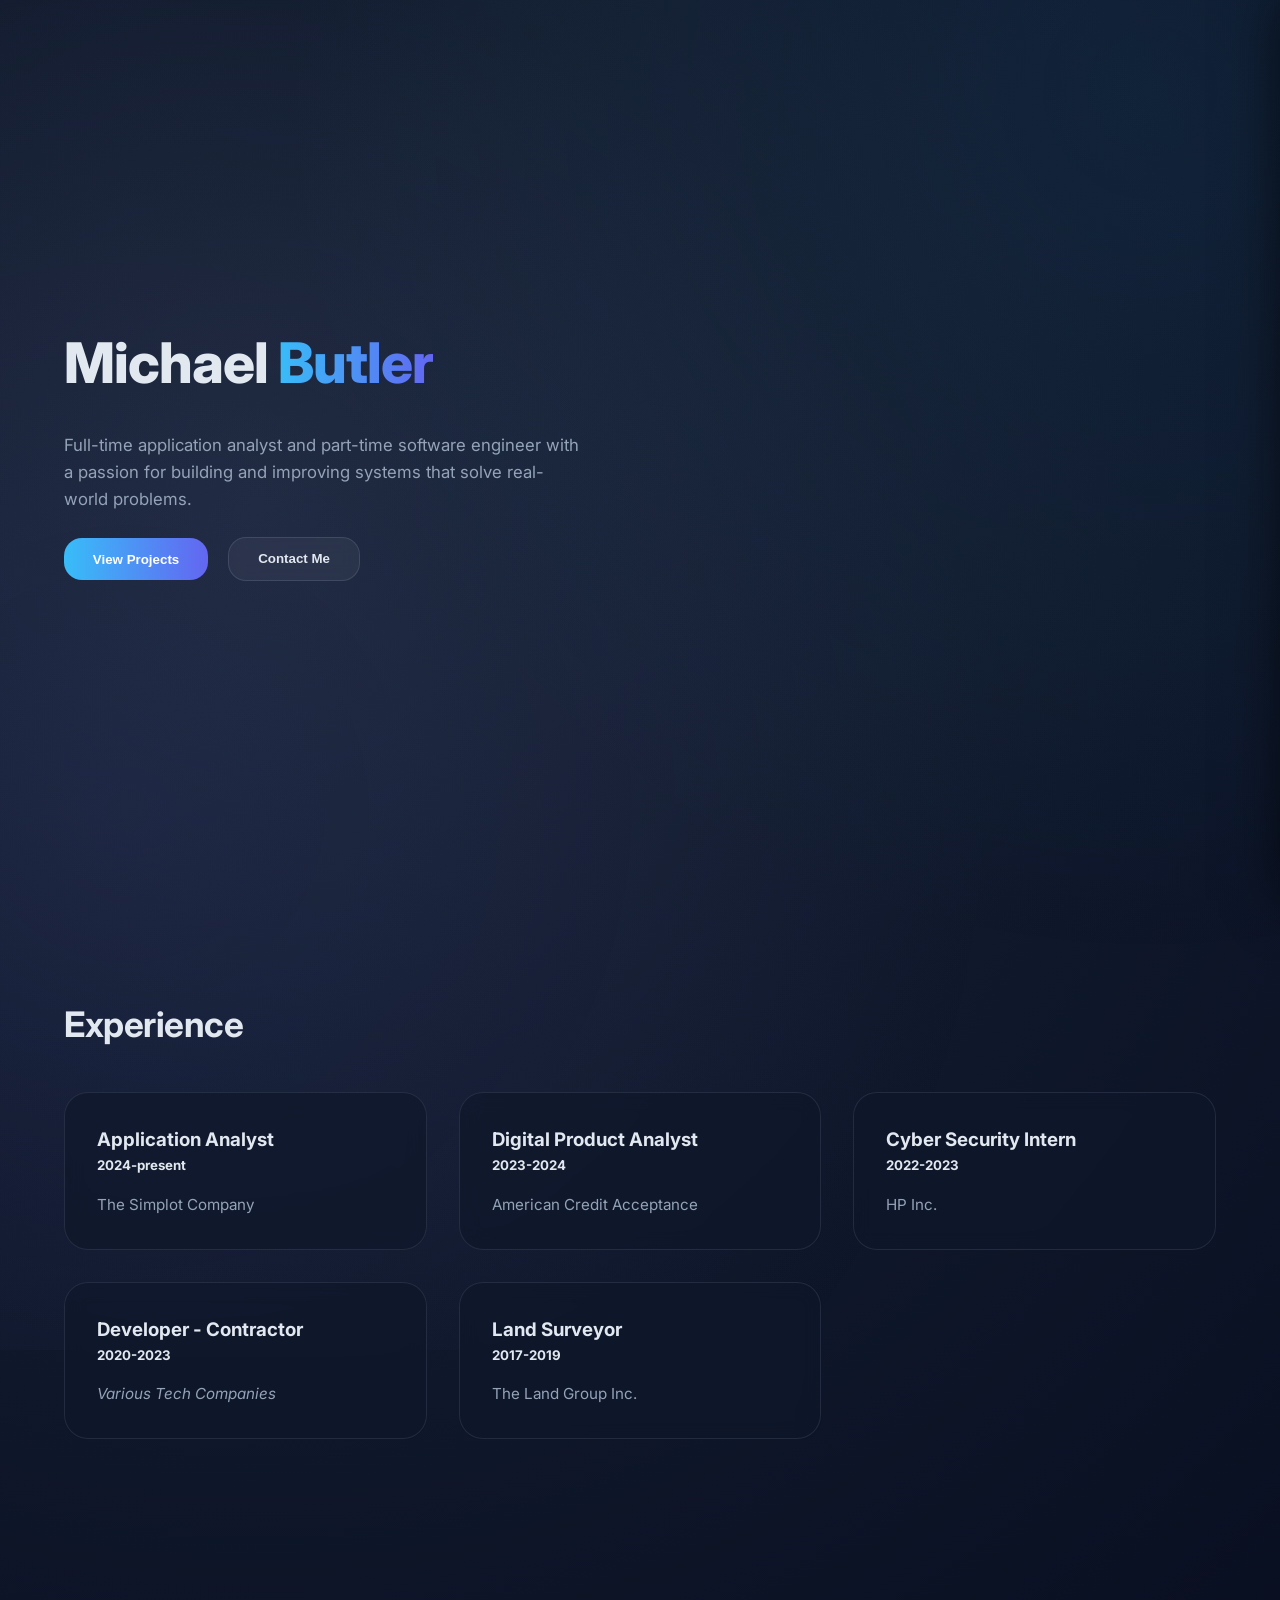
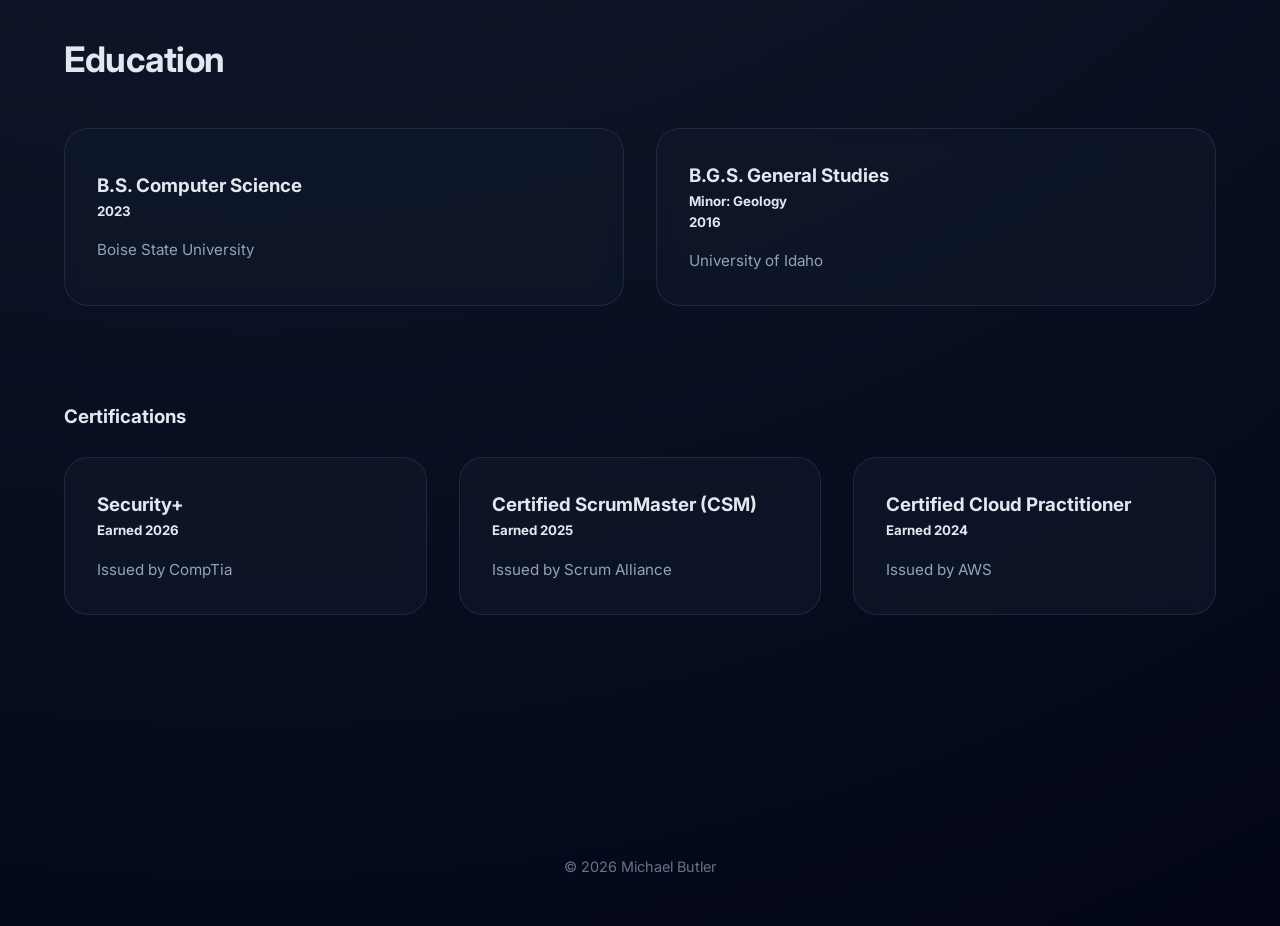
<file: index.html>
<!DOCTYPE html>
<html lang="en">
<head>
  <meta charset="UTF-8">
  <meta name="viewport" content="width=device-width, initial-scale=1.0">
  <title>Michael Butler | Personal Website</title>
  <link rel="icon" href="/images/MB-logo.jpg">
  <link rel="stylesheet" href="css/style.css">
  <link href="https://fonts.googleapis.com/css2?family=Inter:wght@400;600;800&display=swap" rel="stylesheet">
</head>
<body>  
  <div class="shooting-stars"></div>

  <div class="container">
    <header>
      <div class="hero-text">
        <h1>Michael <span class="gradient-text">Butler</span></h1>
        <p>
          Full-time application analyst and part-time software engineer 
          with a passion for building and improving systems that solve real-world problems. 
        </p>
        <button class="btn btn-primary" id="projectsButton">View Projects</button>
        <button class="btn btn-outline" id="openContact">Contact Me</button>    
      </div>
    </header>

    <section>
      <h2>Experience</h2>
      <div class="grid projects-grid">
        <div class="card">
          <h3>Application Analyst</h3>
          <h5>2024-present</h5>
          <p>The Simplot Company</p>
        </div>
        <div class="card">
          <h3>Digital Product Analyst</h3>
          <h5>2023-2024</h5>
          <p>American Credit Acceptance</p>
        </div>
        <div class="card">
          <h3>Cyber Security Intern</h3>
          <h5>2022-2023</h5>
          <p>HP Inc.</p>
        </div>
        <div class="card">
          <h3>Developer - Contractor</h3>
          <h5>2020-2023</h5>
          <p><i>Various Tech Companies</i></p>
        </div>
        <div class="card">
          <h3>Land Surveyor</h3>
          <h5>2017-2019</h5>
          <p>The Land Group Inc.</p>
        </div>
      </div>
    </section>

    <section>
      <h2>Education</h2>
        <div class="grid projects-grid">
          <div class="card education-card">
            <div class="education-text">
              <h3>B.S. Computer Science</h3>
              <h5>2023</h5>
              <p>Boise State University</p>
            </div>
            <div class="education-logo">
              <img style="filter: invert(100%);" src="/images/Boise_State_University_seal.svg" alt="Boise State Logo">
            </div>
          </div>
          <div class="card education-card">
            <div class="education-text">
              <h3>B.G.S. General Studies</h3>
              <h5>Minor: Geology</h5>
              <h5>2016</h5>
              <p>University of Idaho</p>
            </div>
            <div class="education-logo">
              <img src="/images/University_of_Idaho_seal.svg" alt="U of I Logo">
            </div>
          </div>
        </div>

        <section>
          <h3 style="margin-bottom: 25px;">Certifications</h3>
          <div class="grid projects-grid">
            <a href="https://www.credly.com/badges/3911274b-c986-4ed2-9754-67b5641f57c7" target="_blank">
            <div class="card">
              <h3>Security+</h3>
              <h5>Earned 2026</h5>
              <p>
                Issued by CompTia
              </p>
            </div>
            </a> 
            <a href="https://bcert.me/bc/html/show-badge.html?b=wsfjjyfy" target="_blank">
              <div class="card">
                <h3>Certified ScrumMaster (CSM)</h3>
                <h5>Earned 2025</h5>
                <p>Issued by Scrum Alliance</p>
              </div>
            </a>
            <a href="https://www.credly.com/badges/ff709f8a-a36c-4148-886c-d243186bcbad" target="_blank">
              <div class="card">
                <h3>Certified Cloud Practitioner</h3>
                <h5>Earned 2024</h5>
                <p>Issued by AWS</p>
              </div>
            </a>
          </div>
        </section>
      </section>

      <footer>
        © <span id="year"></span> Michael Butler
      </footer>
  </div>

  <!-- Overlay -->
  <div class="contact-overlay" id="contactOverlay"></div>

  <!-- Slide Panel -->
  <div class="contact-panel" id="contactPanel">
    <div class="contact-header">
      <h3>Contact Me</h3>
      <button id="closeContact">&times;</button>
    </div>
    <div class="contact-body">
      <a href="mailto:butler.m.w@outlook.com" class="contact-link">
        📧 Email
      </a>
      <a href="https://www.linkedin.com/in/butlermw/" target="_blank" class="contact-link">
        🔗 LinkedIn
      </a>
      <a href="https://github.com/ButlerMW" target="_blank" class="contact-link">
        💻 GitHub
      </a>
    </div>
  </div>
  
  <script src="js/index.js"></script>
  <!-- <script src="js/transitions.js"></script> -->
</body>
</html>
</file>
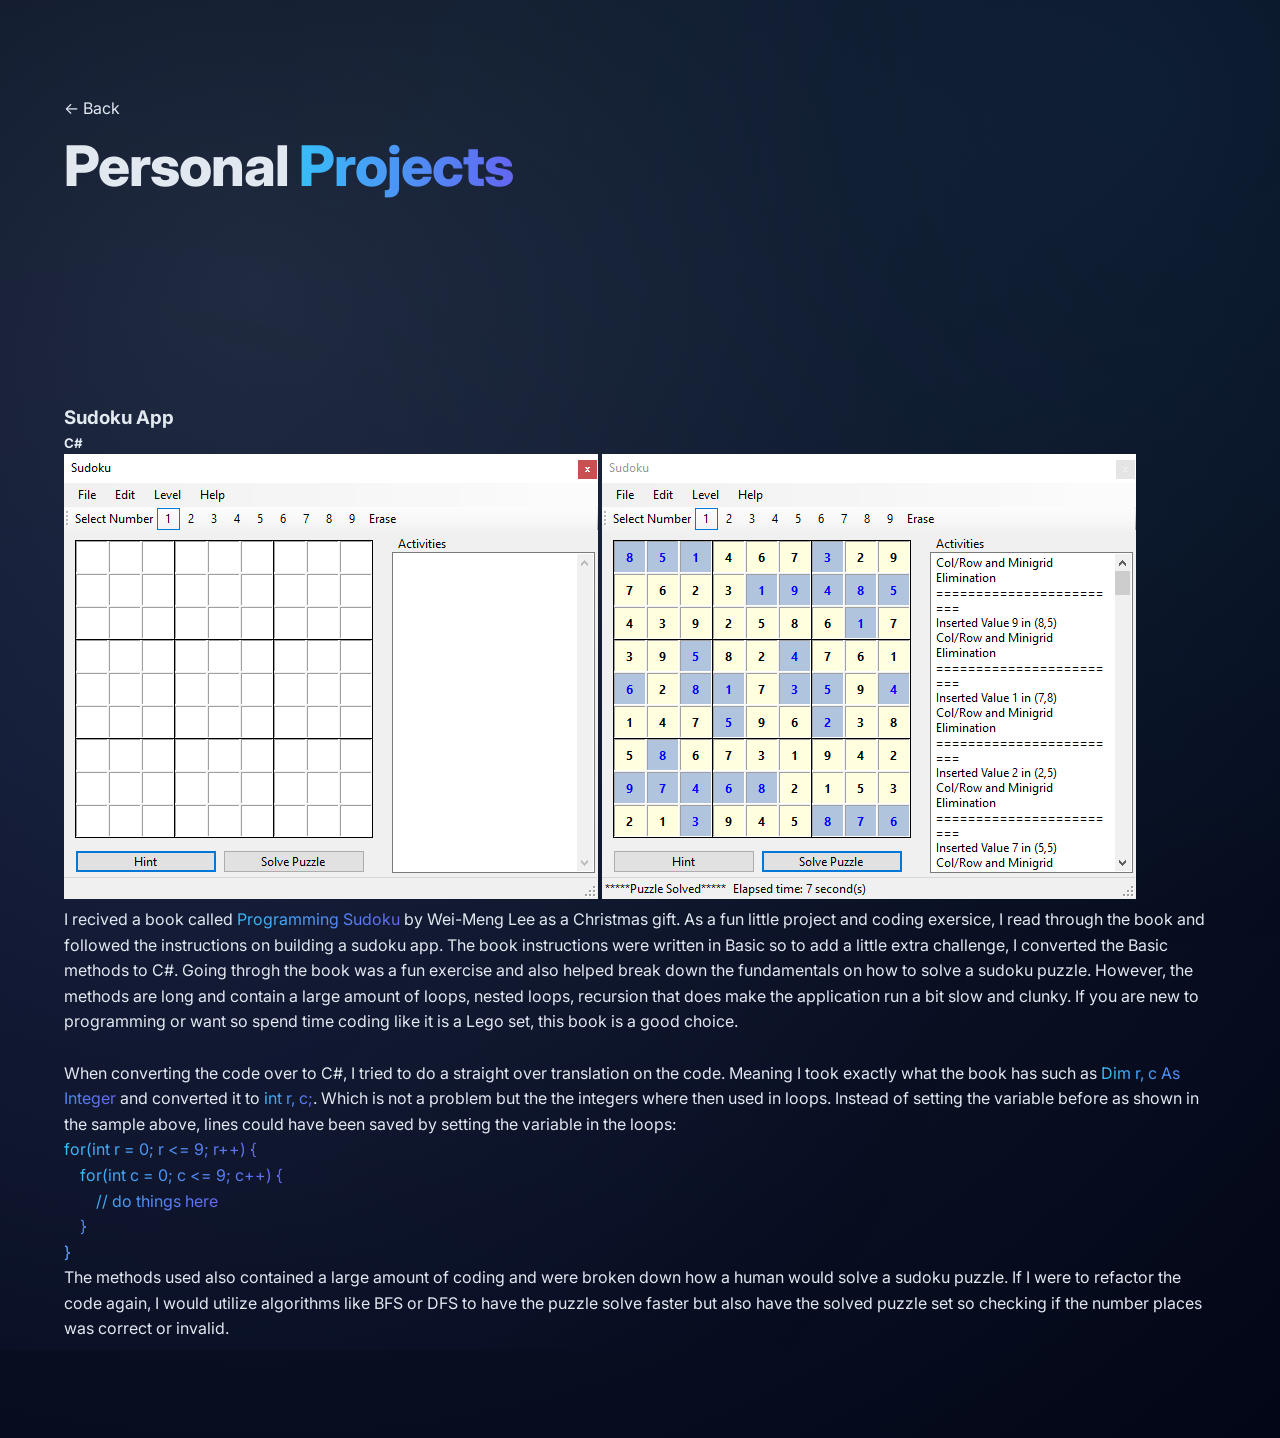
<file: projects.html>
<!DOCTYPE html>
<html lang="en">
<head>
  <meta charset="UTF-8">
  <meta name="viewport" content="width=device-width, initial-scale=1.0">
  <title>Projects | Michael Butler</title>
  <link rel="icon" href="/images/MB-logo.jpg">
  <link rel="stylesheet" href="css/style.css">
  <link href="https://fonts.googleapis.com/css2?family=Inter:wght@400;600;800&display=swap" rel="stylesheet">
</head>

<body>
  <div class="container">
    <section>
      <a href="index.html">← Back</a>
      <h1>
        Personal <span class="gradient-text">Projects</span>
      </h1>

      <!-- <p class="projects-intro">
        A collection of projects, thoughts, and more.
      </p> -->
    </section>

    <section>
      <!-- <div class="grid projects-grid"> -->

          <div>
              <h3>Sudoku App</h3>
              <h5>C#</h5>
              <img src="images/sudoku.PNG" alt="/images/sudoku.PNG">
              <img src="images/sudoku_solved.PNG" alt="images/sudoku_solved.PNG">
              <p>
                I recived a book called
                <span class="gradient-text">Programming Sudoku</span>
                by Wei-Meng Lee as a Christmas gift. As a fun little project and 
                coding exersice, I read through the book and followed the instructions on 
                building a sudoku app. The book instructions were 
                written in Basic so to add a little extra challenge, I 
                converted the Basic methods to C#. Going throgh the book
                was a fun exercise and also helped break down the fundamentals
                on how to solve a sudoku puzzle. However, the methods are long
                and contain a large amount of loops, nested loops, recursion 
                that does make the application run a bit slow and clunky. 
                If you are new to programming or want so spend time coding like 
                it is a Lego set, this book is a good choice.
              </p>
              <br/>
              <p>
                When converting the code over to C#, I tried to do a straight over
                translation on the code. Meaning I took exactly what the book has such as 
                <span class="gradient-text">Dim r, c As Integer</span> and converted it to
                <span class="gradient-text">int r, c;</span>. Which is not a problem but the
                the integers where then used in loops. Instead of setting the variable before 
                as shown in the sample above, lines could have been saved by setting the variable
                in the loops:
              </p>
              
              <p>
                <span class="gradient-text">for(int r = 0; r <= 9; r++) {</span><br/>
                <span class="gradient-text">&emsp;for(int c = 0; c <= 9; c++) {</span><br/>
                <span class="gradient-text">&emsp;&emsp;// do things here</span><br/>
                <span class="gradient-text">&emsp;}<span><br/>
                <span class="gradient-text">}</span><br/>
              </p>

              <p>
                The methods used also contained a large amount of coding and were broken down how a 
                human would solve a sudoku puzzle. If I were to refactor the code again, I would utilize
                algorithms like BFS or DFS to have the puzzle solve faster but also have the solved puzzle 
                set so checking if the number places was correct or invalid. 
              </p>
            </div>
    </section>

  </div>

</body>
</html>
</file>
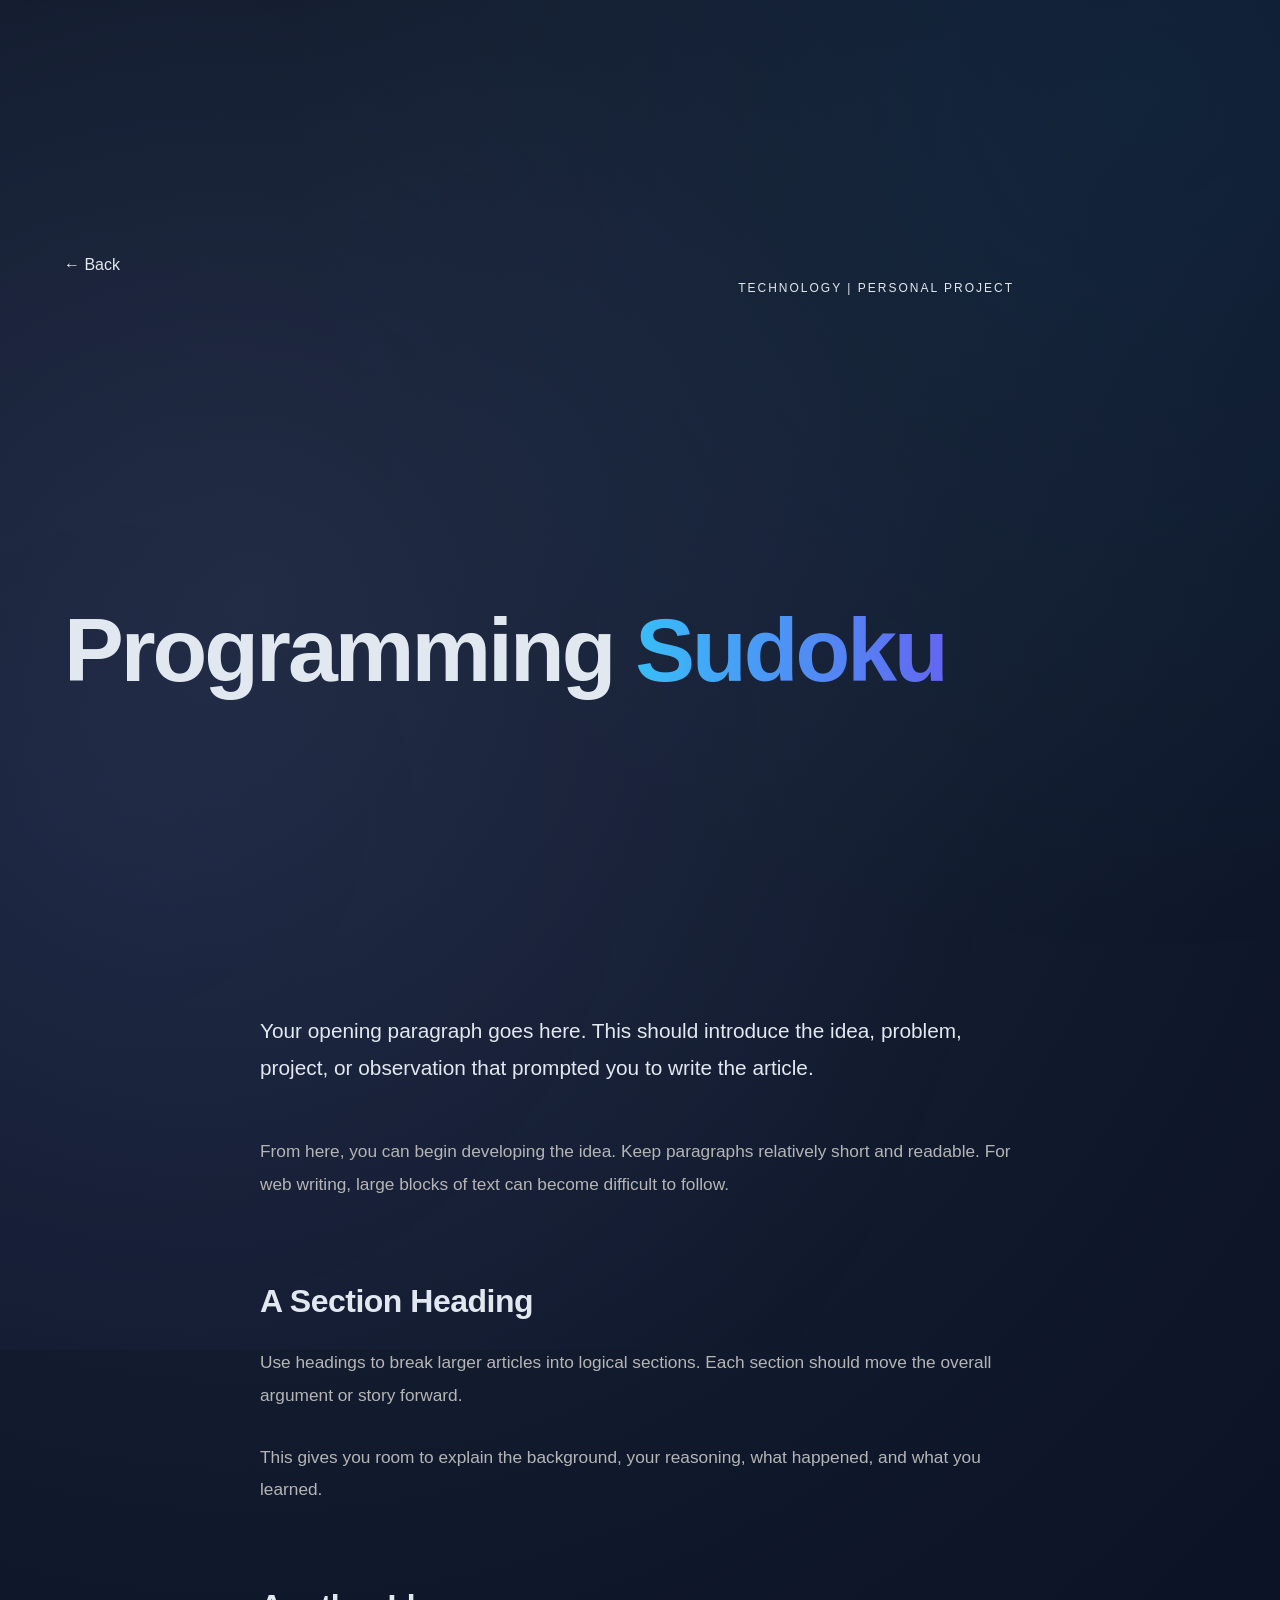
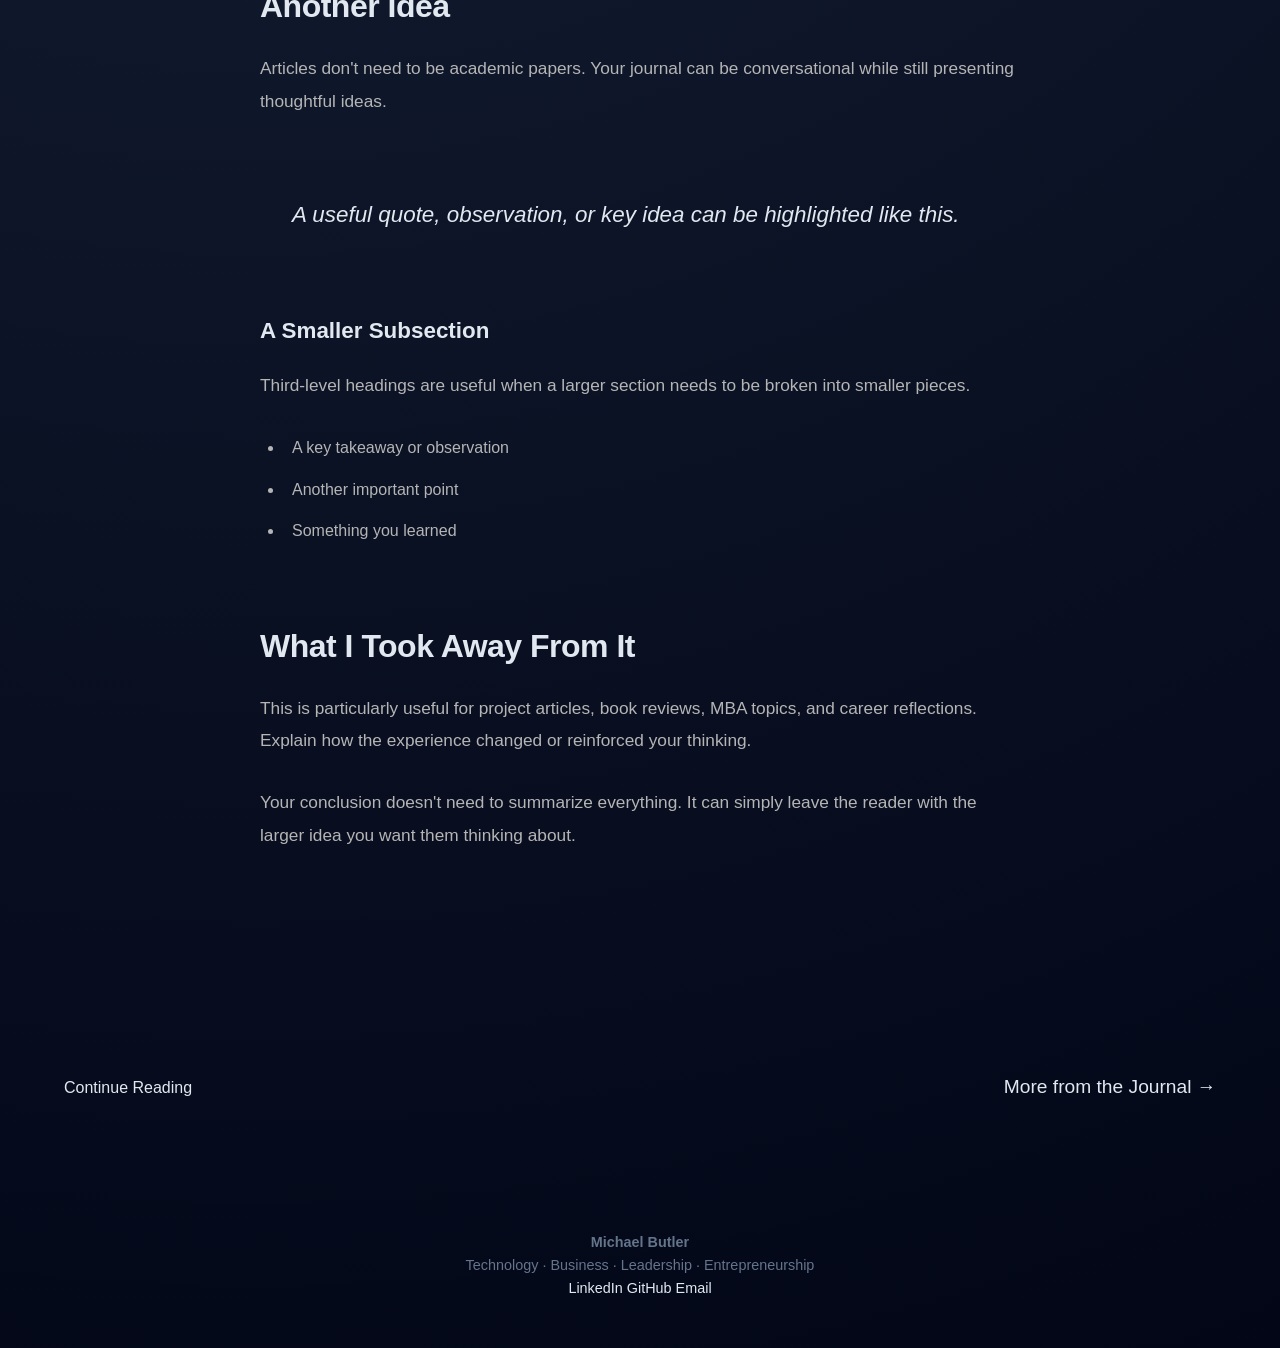
<file: articles/sudoku.html>
<!DOCTYPE html>
<html lang="en">
<head>
  <meta charset="UTF-8">
  <meta name="viewport" content="width=device-width, initial-scale=1.0">
  <title>Article Title | Michael Butler</title>
  <link rel="icon" href="../images/MB-logo.jpg">
  <link rel="stylesheet" href="../css/style.css">
  <link rel="stylesheet" href="../css/article.css">
</head>

<body>
  <div class="container">

    <!-- Article Header -->
    <header class="article-header">

      <a href="../projects.html" class="back-link">
        ← Back
      </a>

      <div class="article-category">
        Technology | Personal Project
      </div>

      <h1>
        Programming <span class="gradient-text">Sudoku</span>
      </h1>

      <!-- <p class="article-subtitle">
        A short description that introduces the article
        and gives the reader a reason to continue.
      </p> -->

      <!-- <div class="article-meta">
        <span>Michael Butler</span>
        <span>July 27, 2026</span>
        <span>8 min read</span> 
      </div> -->

    </header>


    <!-- Article -->
    <main class="article">

      <p class="article-lead">
        Your opening paragraph goes here. This should introduce
        the idea, problem, project, or observation that prompted
        you to write the article.
      </p>


      <p>
        From here, you can begin developing the idea. Keep paragraphs
        relatively short and readable. For web writing, large blocks
        of text can become difficult to follow.
      </p>


      <h2>A Section Heading</h2>

      <p>
        Use headings to break larger articles into logical sections.
        Each section should move the overall argument or story forward.
      </p>

      <p>
        This gives you room to explain the background, your reasoning,
        what happened, and what you learned.
      </p>


      <h2>Another Idea</h2>

      <p>
        Articles don't need to be academic papers. Your journal can
        be conversational while still presenting thoughtful ideas.
      </p>


      <blockquote>
        A useful quote, observation, or key idea can be highlighted
        like this.
      </blockquote>


      <h3>A Smaller Subsection</h3>

      <p>
        Third-level headings are useful when a larger section needs
        to be broken into smaller pieces.
      </p>


      <ul>
        <li>A key takeaway or observation</li>
        <li>Another important point</li>
        <li>Something you learned</li>
      </ul>


      <h2>What I Took Away From It</h2>

      <p>
        This is particularly useful for project articles, book reviews,
        MBA topics, and career reflections. Explain how the experience
        changed or reinforced your thinking.
      </p>

      <p>
        Your conclusion doesn't need to summarize everything. It can
        simply leave the reader with the larger idea you want them
        thinking about.
      </p>

    </main>


    <!-- Article Footer -->
    <section class="article-end">

      <span class="section-number">
        Continue Reading
      </span>

      <a href="../journal.html" class="journal-return">
        More from the Journal →
      </a>

    </section>


    <!-- Site Footer -->
    <footer>

      <div>
        <strong>Michael Butler</strong>

        <p>
          Technology · Business · Leadership · Entrepreneurship
        </p>
      </div>

      <div class="footer-links">
        <a href="#">LinkedIn</a>
        <a href="#">GitHub</a>
        <a href="mailto:your@email.com">Email</a>
      </div>

    </footer>

  </div>

</body>
</html>
</file>
<file: css/style.css>
* { margin: 0; padding: 0; box-sizing: border-box; }
    
body {
    font-family: 'Inter', sans-serif;
    background: radial-gradient(circle at 20% 20%, #1e293b 0%, #0f172a 40%, #020617 100%);
    color: #e2e8f0;
    line-height: 1.6;
    overflow-x: hidden;
}

/* subtle animated storm glow */
body::before {
    content: "";
    position: fixed;
    top: -50%;
    left: -50%;
    width: 200%;
    height: 200%;
    background: radial-gradient(circle at 70% 30%, rgba(56,189,248,0.08), transparent 40%),
                radial-gradient(circle at 30% 70%, rgba(99,102,241,0.08), transparent 40%);
    animation: drift 18s linear infinite;
    z-index: -1;
}

@keyframes drift {
    0% { transform: rotate(0deg); }
    100% { transform: rotate(360deg); }
}

.container {
    width: 90%;
    max-width: 1200px;
    margin: auto;
}

header {
    min-height: 100vh;
    display: flex;
    align-items: center;
    justify-content: space-between;
    flex-wrap: wrap;
    padding: 4rem 0;
}

h1 {
    font-size: 3.5rem;
    font-weight: 800;
    letter-spacing: -1px;
}

.gradient-text {
    background: linear-gradient(90deg, #38bdf8, #6366f1);
    background-clip: text;
    -webkit-background-clip: text;
    -webkit-text-fill-color: transparent;
}

.hero-text p {
    margin: 1.5rem 0;
    color: #94a3b8;
    max-width: 520px;
    font-size: 1.05rem;
}

.btn {
    display: inline-block;
    padding: 0.85rem 1.8rem;
    border-radius: 18px;
    border: none;
    cursor: pointer;
    font-weight: 600;
    transition: all 0.3s ease;
    margin-right: 1rem;
}

.btn-primary {
    background: linear-gradient(90deg, #38bdf8, #6366f1);
    color: white;
}

.btn-primary:hover {
    transform: translateY(-3px);
    box-shadow: 0 10px 25px rgba(99,102,241,0.4);
}

.btn-outline {
    background: rgba(255,255,255,0.05);
    border: 1px solid rgba(148,163,184,0.2);
    color: #e2e8f0;
    backdrop-filter: blur(8px);
}

.btn-outline:hover {
    transform: translateY(-3px);
    border-color: #38bdf8;
}

/* Shooting stars container */
.shooting-stars {
    position: fixed;
    top: 0;
    left: 0;
    width: 100%;
    height: 100%;
    pointer-events: none;
    overflow: hidden;
    z-index: 0;
}

/* Single shooting star */
.shooting-star {
    position: absolute;
    width: 2px;
    height: 80px;
    /* background: linear-gradient(to bottom, rgba(56,189,248,1), rgba(56,189,248,0)); */
    background: linear-gradient(45deg, rgba(56,189,248,1), rgba(56,189,248,0));
    opacity: 0;
    transform: translate(200px, 200px);
    /* transform: rotate(45deg); */
    animation: shoot 10s linear;
}

@keyframes shoot {
    0% {
        transform: translate(0, 0) rotate(-45deg);
        opacity: 1;
    }
    70% {
        opacity: 1;
    }
    100% {
        transform: translate(600px, 600px) rotate(-45deg);
        opacity: 0;
    }
}

section { 
    padding: 6rem 0; 
}

h2 {
    font-size: 2.2rem;
    margin-bottom: 2.5rem;
    font-weight: 700;
    letter-spacing: -0.5px;
}

.grid {
    display: grid;
    gap: 2rem;
}

.projects-grid {
    grid-template-columns: repeat(auto-fit, minmax(280px, 1fr));
}

.card {
    background: rgba(15,23,42,0.7);
    border-radius: 24px;
    padding: 2rem;
    border: 1px solid rgba(148,163,184,0.15);
    backdrop-filter: blur(10px);
    transition: all 0.3s ease;
}

.card:hover {
    transform: translateY(-10px);
    border-color: #38bdf8;
    box-shadow: 0 20px 40px rgba(56,189,248,0.15);
}

.card p {
    color: #94a3b8;
    margin-top: 1rem;
    font-size: 0.95rem;
}

.education-card {
  display: flex;
  align-items: center;
  gap: 2rem;
}

.education-text {
  display: flex;
  flex-direction: column;
}

.education-logo {
  margin-left: auto; /* pushes logo to far right */
}

.education-logo img {
  height: 70px;
  /* opacity: 0.85; */
  opacity: 0;
  transition: transform 0.3s ease, opacity 0.3s ease;
  /* filter: invert(100%); */
}

.education-card:hover .education-logo img {
  transform: scale(1.05);
  opacity: 1;
}

a {
    text-decoration: none;
    color: #e2e8f0;
}

a:hover {
    color: #8fddff;
}

footer {
    text-align: center;
    padding: 3rem 0;
    color: #64748b;
    font-size: 0.9rem;
}

@media(max-width: 768px) {
    header { flex-direction: column; text-align: center; }
    /* .hero-card { margin-top: 3rem; } */
}

/* Overlay */
.contact-overlay {
  position: fixed;
  inset: 0;
  background: rgba(2, 6, 23, 0.6);
  backdrop-filter: blur(6px);
  opacity: 0;
  pointer-events: none;
  transition: opacity 0.3s ease;
  z-index: 998;
}

/* Slide panel */
.contact-panel {
  position: fixed;
  top: 0;
  right: -400px;
  width: 380px;
  height: 100%;
  background: rgba(15,23,42,0.95);
  backdrop-filter: blur(20px);
  border-left: 1px solid rgba(148,163,184,0.15);
  box-shadow: -20px 0 50px rgba(0,0,0,0.6);
  padding: 2rem;
  transition: right 0.4s ease;
  z-index: 999;
  display: flex;
  flex-direction: column;
}

/* Active states */
.contact-panel.active {
  right: 0;
}

.contact-overlay.active {
  opacity: 1;
  pointer-events: all;
}

.contact-header {
  display: flex;
  justify-content: space-between;
  align-items: center;
  margin-bottom: 2rem;
}

.contact-header h3 {
  font-size: 1.4rem;
}

.contact-header button {
  background: none;
  border: none;
  font-size: 1.8rem;
  color: #94a3b8;
  cursor: pointer;
  transition: color 0.2s ease;
}

.contact-header button:hover {
  color: #38bdf8;
}

.contact-body p {
  color: #94a3b8;
  margin-bottom: 2rem;
}

.contact-link {
  display: block;
  padding: 0.9rem 1.2rem;
  border-radius: 14px;
  background: rgba(255,255,255,0.04);
  border: 1px solid rgba(148,163,184,0.1);
  margin-bottom: 1rem;
  text-decoration: none;
  color: #e2e8f0;
  transition: all 0.3s ease;
}

.contact-link:hover {
  border-color: #38bdf8;
  transform: translateX(6px);
}

/* ========================================
Page Transitions
======================================== */
/* 

body {
    opacity: 0;
    transform: translateY(8px);
    transition:
        opacity 0.35s ease,
        transform 0.35s ease;
}

body.page-loaded {
    opacity: 1;
    transform: translateY(0);
}

body.page-leaving {
    opacity: 0;
    transform: translateY(-8px);
} 
*/

/* Page transition */
body {
  transition:
    opacity 0.4s ease,
    transform 0.4s ease;
}

body.fade-out {
  opacity: 0;
  transform: translateY(-10px);
}
</file>
<file: css/article.css>
/* ========================================
   Article Header
======================================== */

.article-header {
    max-width: 950px;

    padding: 8rem 0 5rem;

    border-bottom:
        1px solid var(--border);
}

.back-link {
    display: inline-block;

    color: var(--muted);
    text-decoration: none;

    margin-bottom: 5rem;

    transition: color 0.2s ease;
}

.back-link:hover {
    color: var(--text);
}


.article-category {
    color: var(--accent);

    font-size: 0.75rem;

    text-transform: uppercase;

    letter-spacing: 2px;

    margin-bottom: 2rem;
}


.article-header h1 {
    font-size: clamp(
        3rem,
        7vw,
        6rem
    );

    line-height: 1;

    letter-spacing: -3px;

    max-width: 1000px;
}


.article-subtitle {
    max-width: 700px;

    margin-top: 2.5rem;

    color: var(--muted);

    font-size: 1.25rem;

    line-height: 1.7;
}


.article-meta {
    display: flex;
    gap: 2rem;

    margin-top: 3rem;

    color: var(--muted);

    font-size: 0.85rem;
}


/* ========================================
   Article Content
======================================== */

.article {
    max-width: 760px;

    margin: 0 auto;

    padding: 7rem 0;
}


.article p {
    color: #b5b5b5;

    font-size: 1.08rem;

    line-height: 1.9;

    margin-bottom: 1.8rem;
}


.article .article-lead {
    color: var(--text);

    font-size: 1.3rem;

    line-height: 1.8;

    margin-bottom: 3rem;
}


.article h2 {
    color: var(--text);

    font-size: 2rem;

    line-height: 1.3;

    margin-top: 5rem;
    margin-bottom: 1.5rem;
}


.article h3 {
    color: var(--text);

    font-size: 1.4rem;

    margin-top: 3.5rem;
    margin-bottom: 1.25rem;
}


/* Lists */

.article ul,
.article ol {
    margin:
        2rem 0
        2.5rem 1.5rem;

    color: #b5b5b5;
}


.article li {
    margin-bottom: 0.8rem;

    padding-left: 0.5rem;

    line-height: 1.8;
}


/* Quotes */

.article blockquote {
    margin: 4rem 0;

    padding:
        1rem 0
        1rem 2rem;

    border-left:
        2px solid var(--accent);

    color: var(--text);

    font-size: 1.4rem;

    line-height: 1.6;

    font-style: italic;
}


/* Article links */

.article a {
    color: var(--text);

    text-decoration-color: var(--accent);

    text-underline-offset: 4px;
}


.article a:hover {
    color: var(--accent);
}


/* ========================================
   End of Article
======================================== */

.article-end {
    display: flex;

    align-items: center;
    justify-content: space-between;

    padding: 5rem 0;

    border-top:
        1px solid var(--border);
}


.journal-return {
    color: var(--text);

    text-decoration: none;

    font-size: 1.2rem;
}


.journal-return:hover {
    color: var(--accent);
}


/* ========================================
   Mobile
======================================== */

@media(max-width: 768px) {

    .article-header {
        padding:
            5rem 0
            3rem;
    }

    .back-link {
        margin-bottom: 3rem;
    }

    .article-header h1 {
        letter-spacing: -2px;
    }

    .article-meta {
        flex-direction: column;

        gap: 0.5rem;
    }

    .article {
        padding: 4rem 0;
    }

    .article h2 {
        margin-top: 3.5rem;
    }

    .article-end {
        flex-direction: column;

        align-items: flex-start;

        gap: 2rem;
    }

}
</file>
